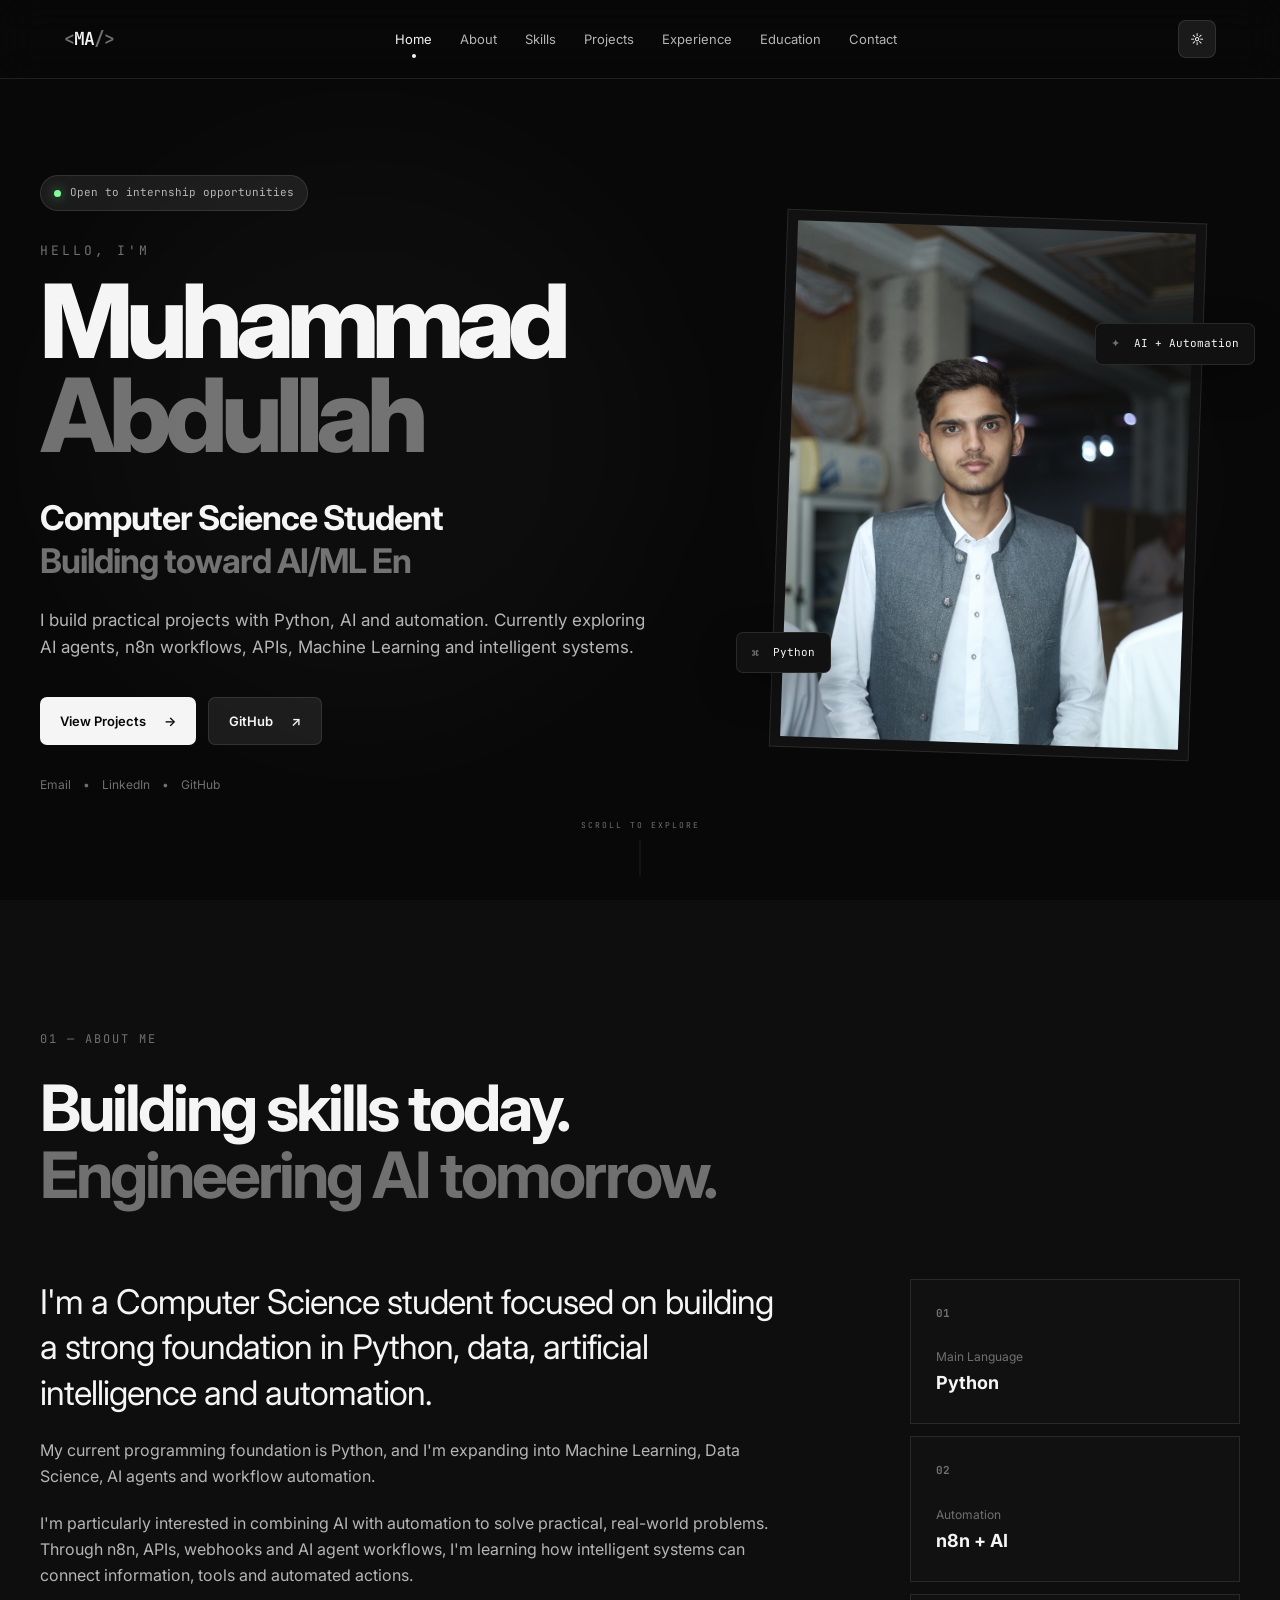
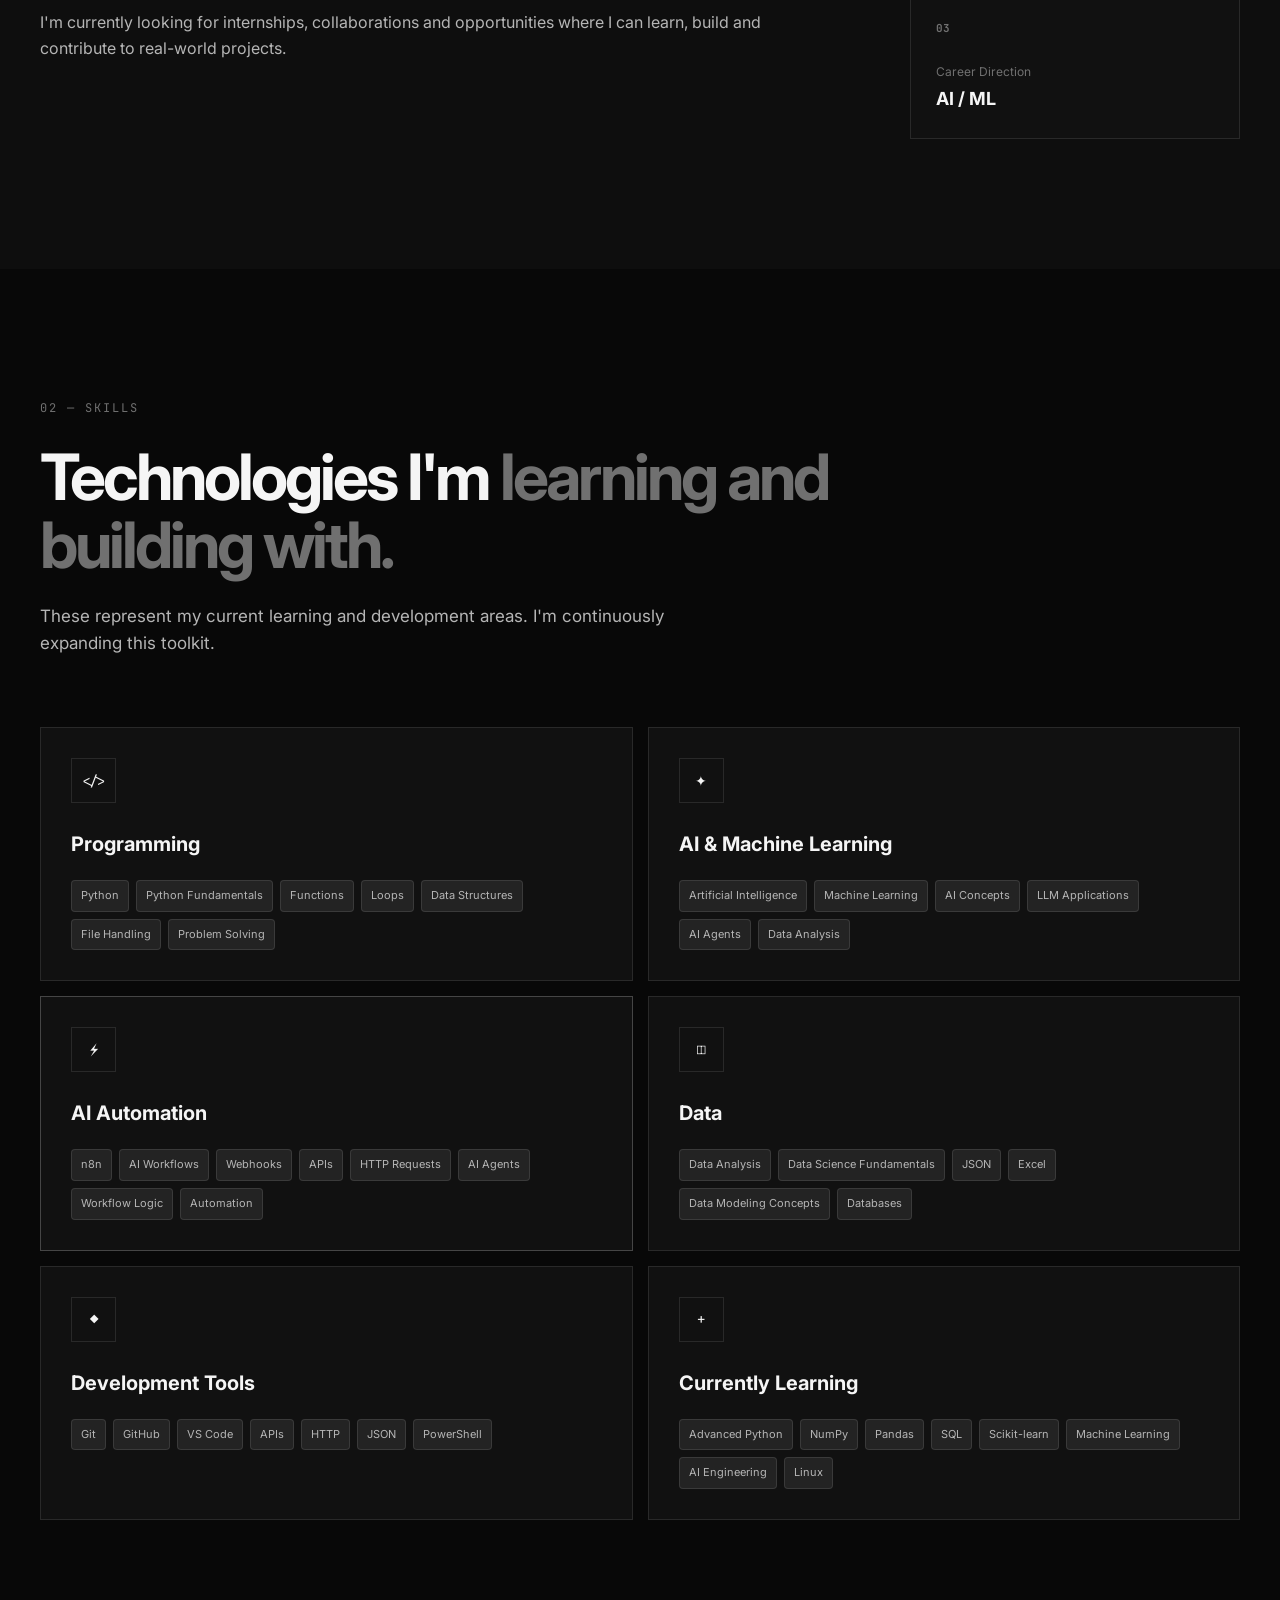
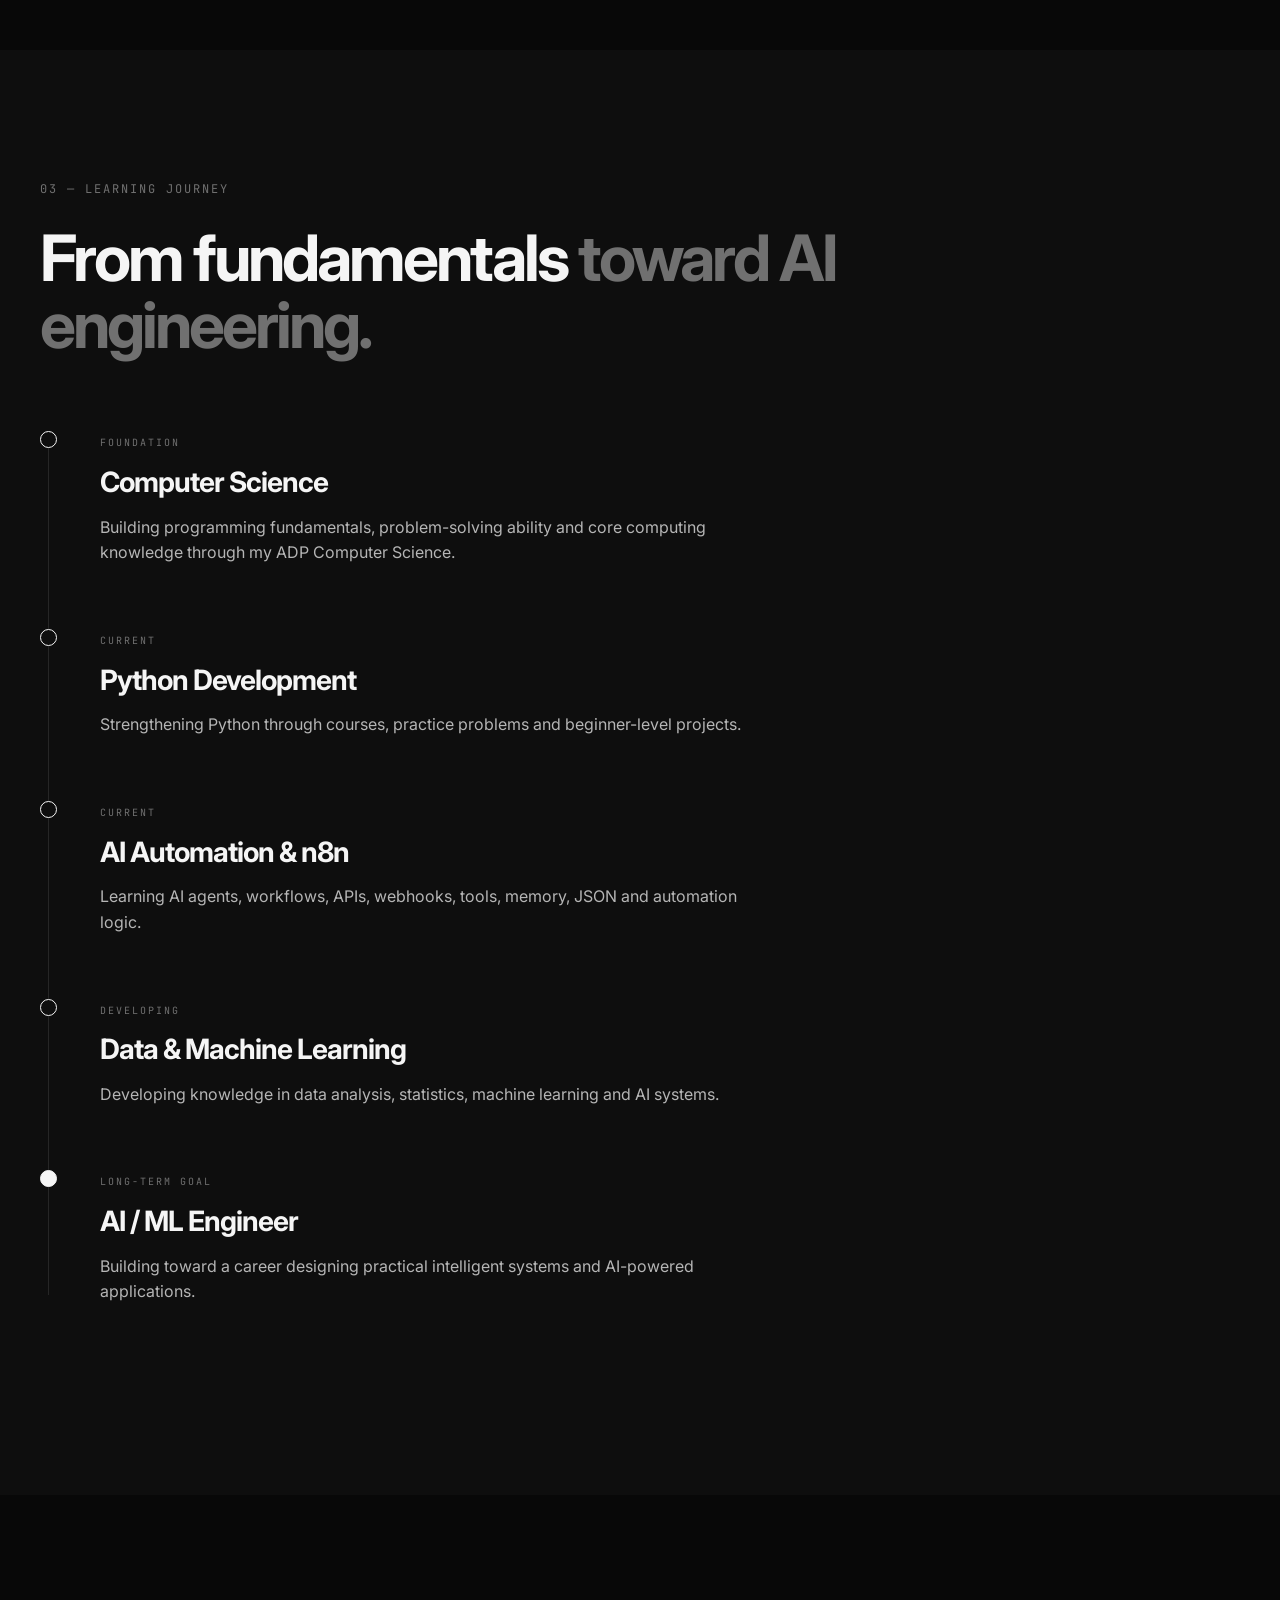
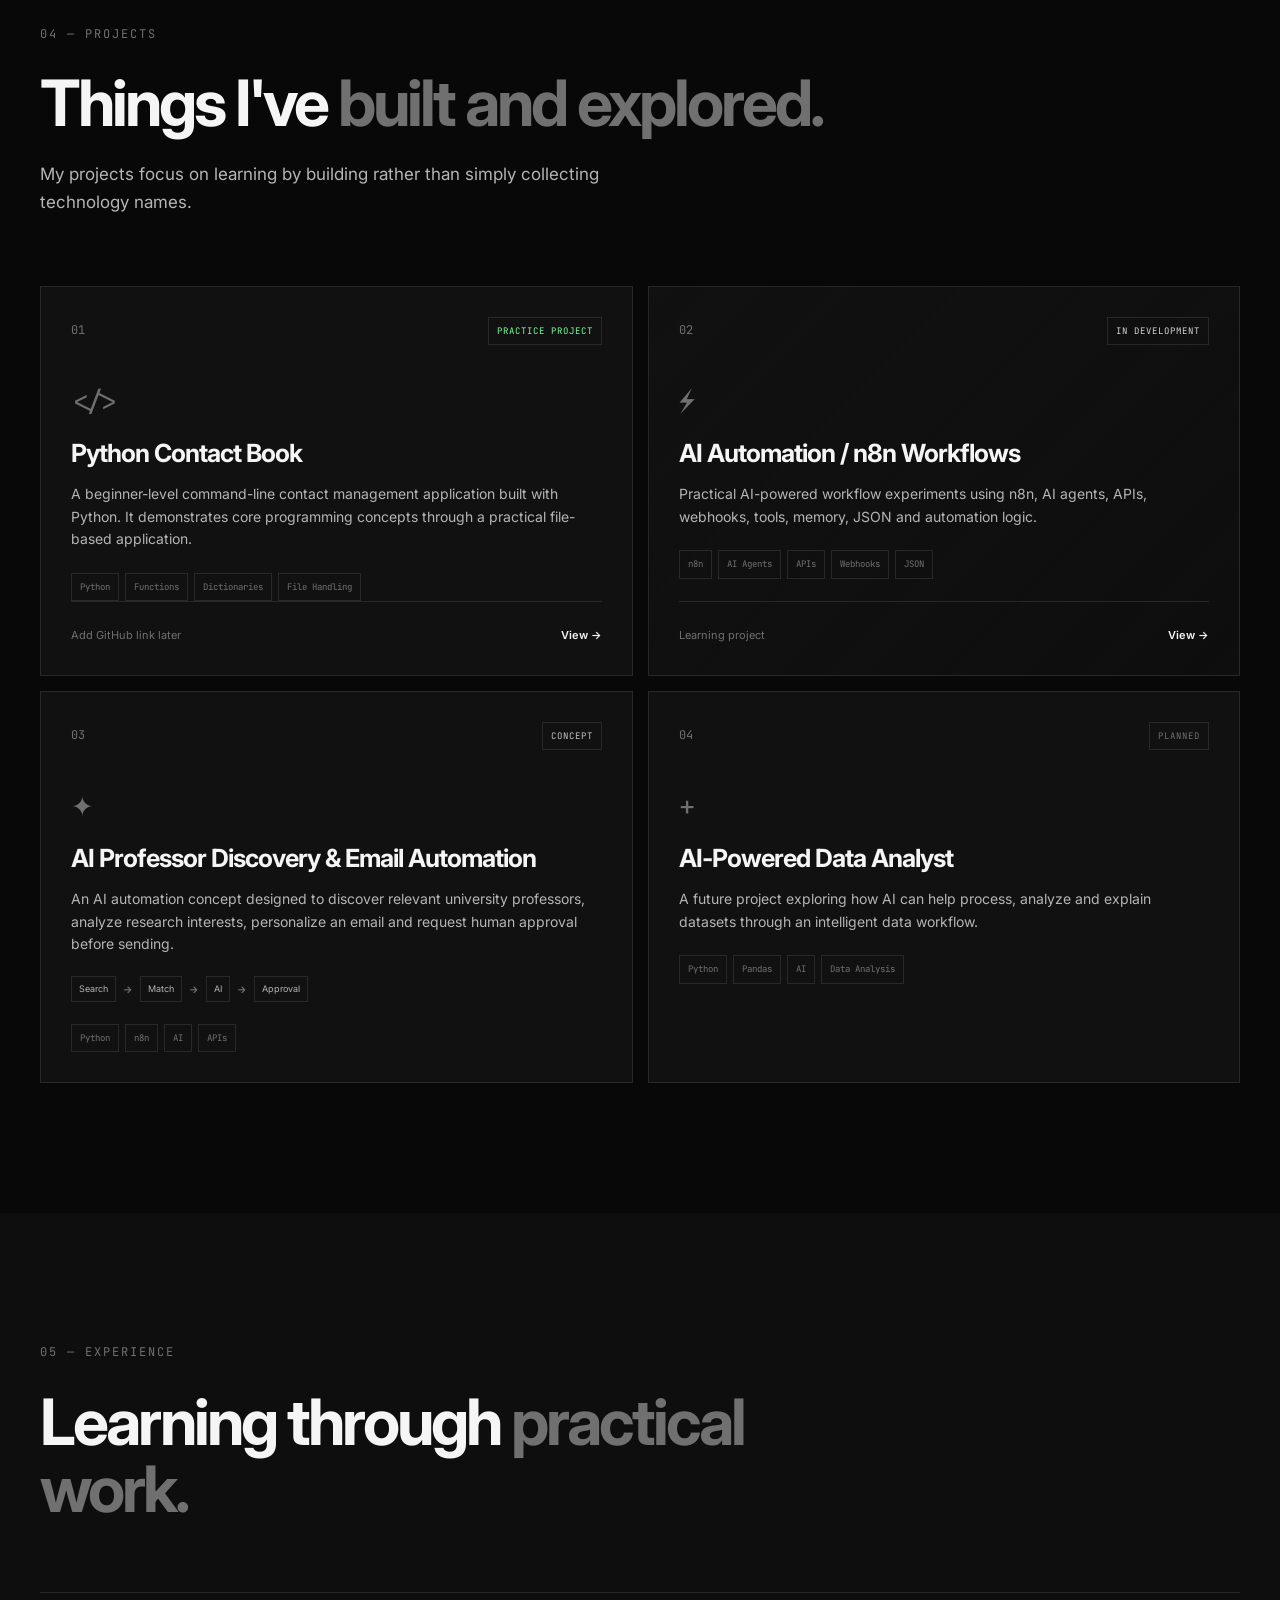
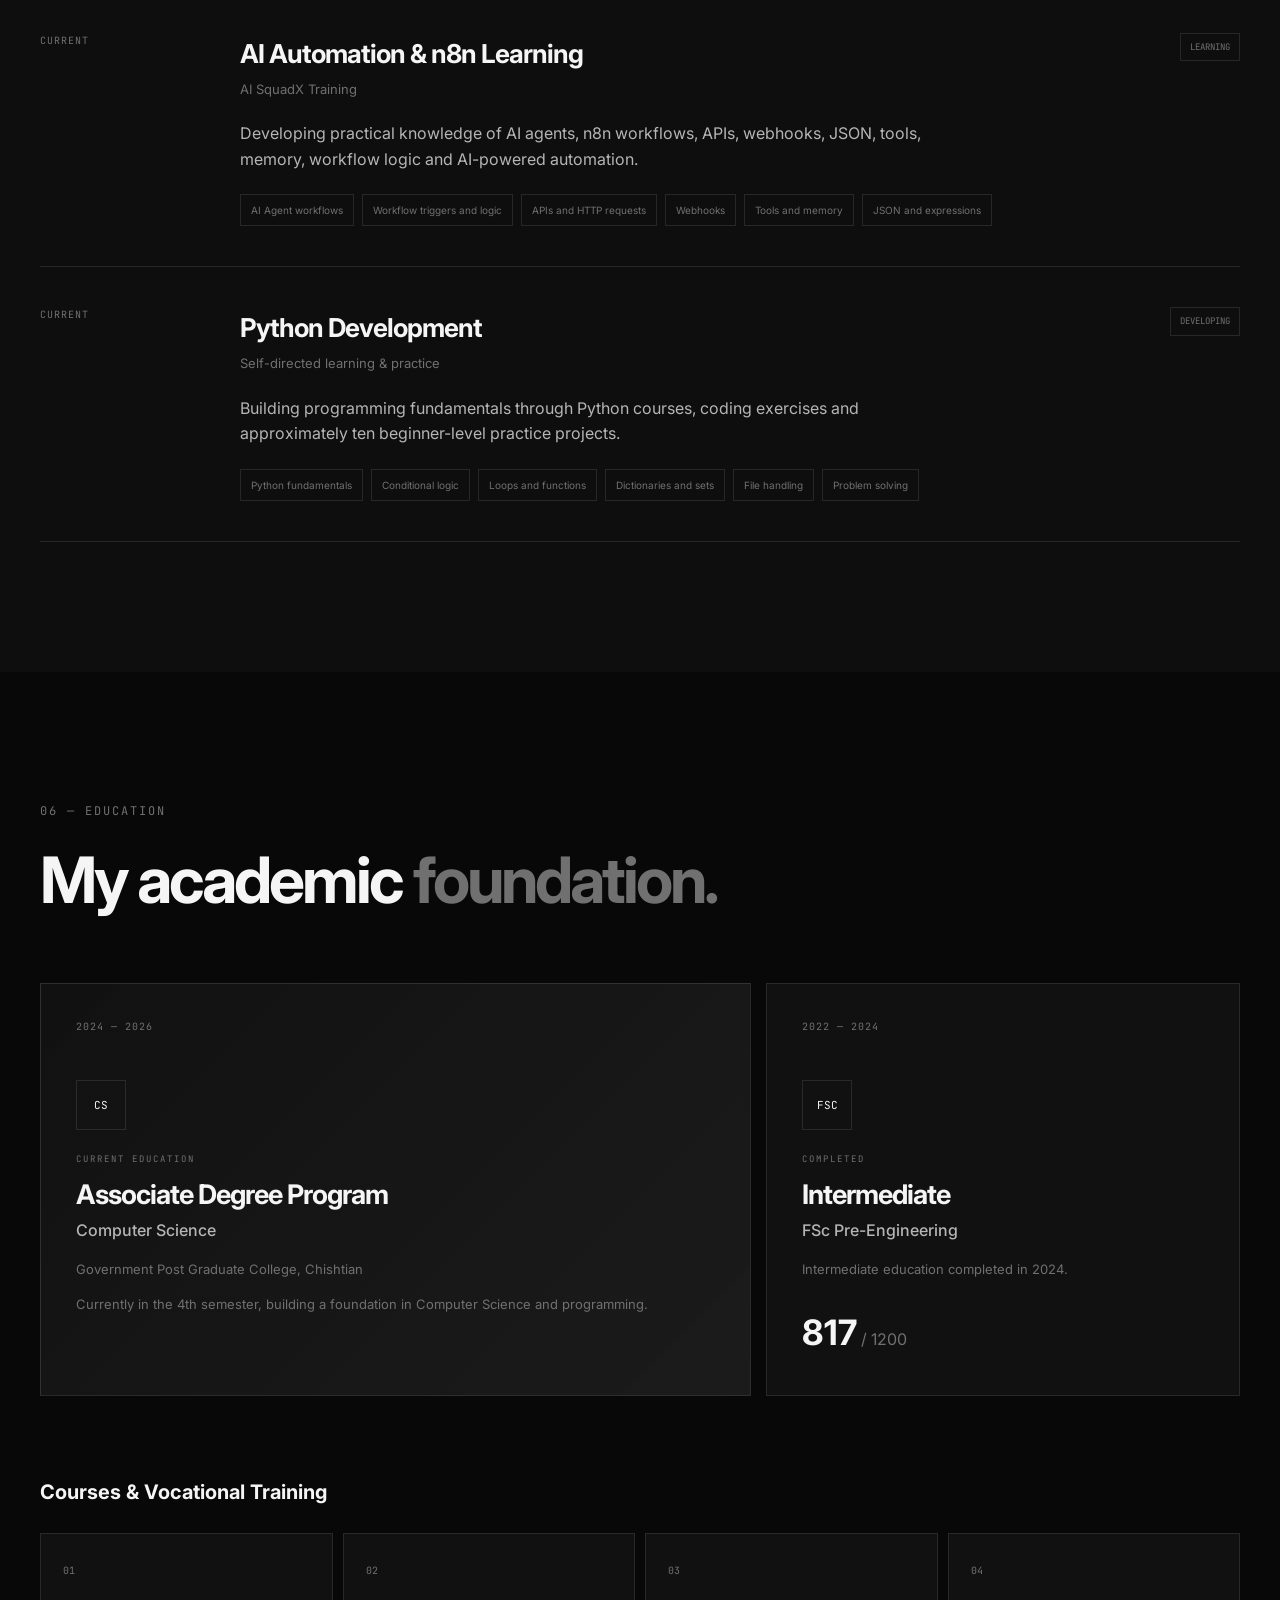
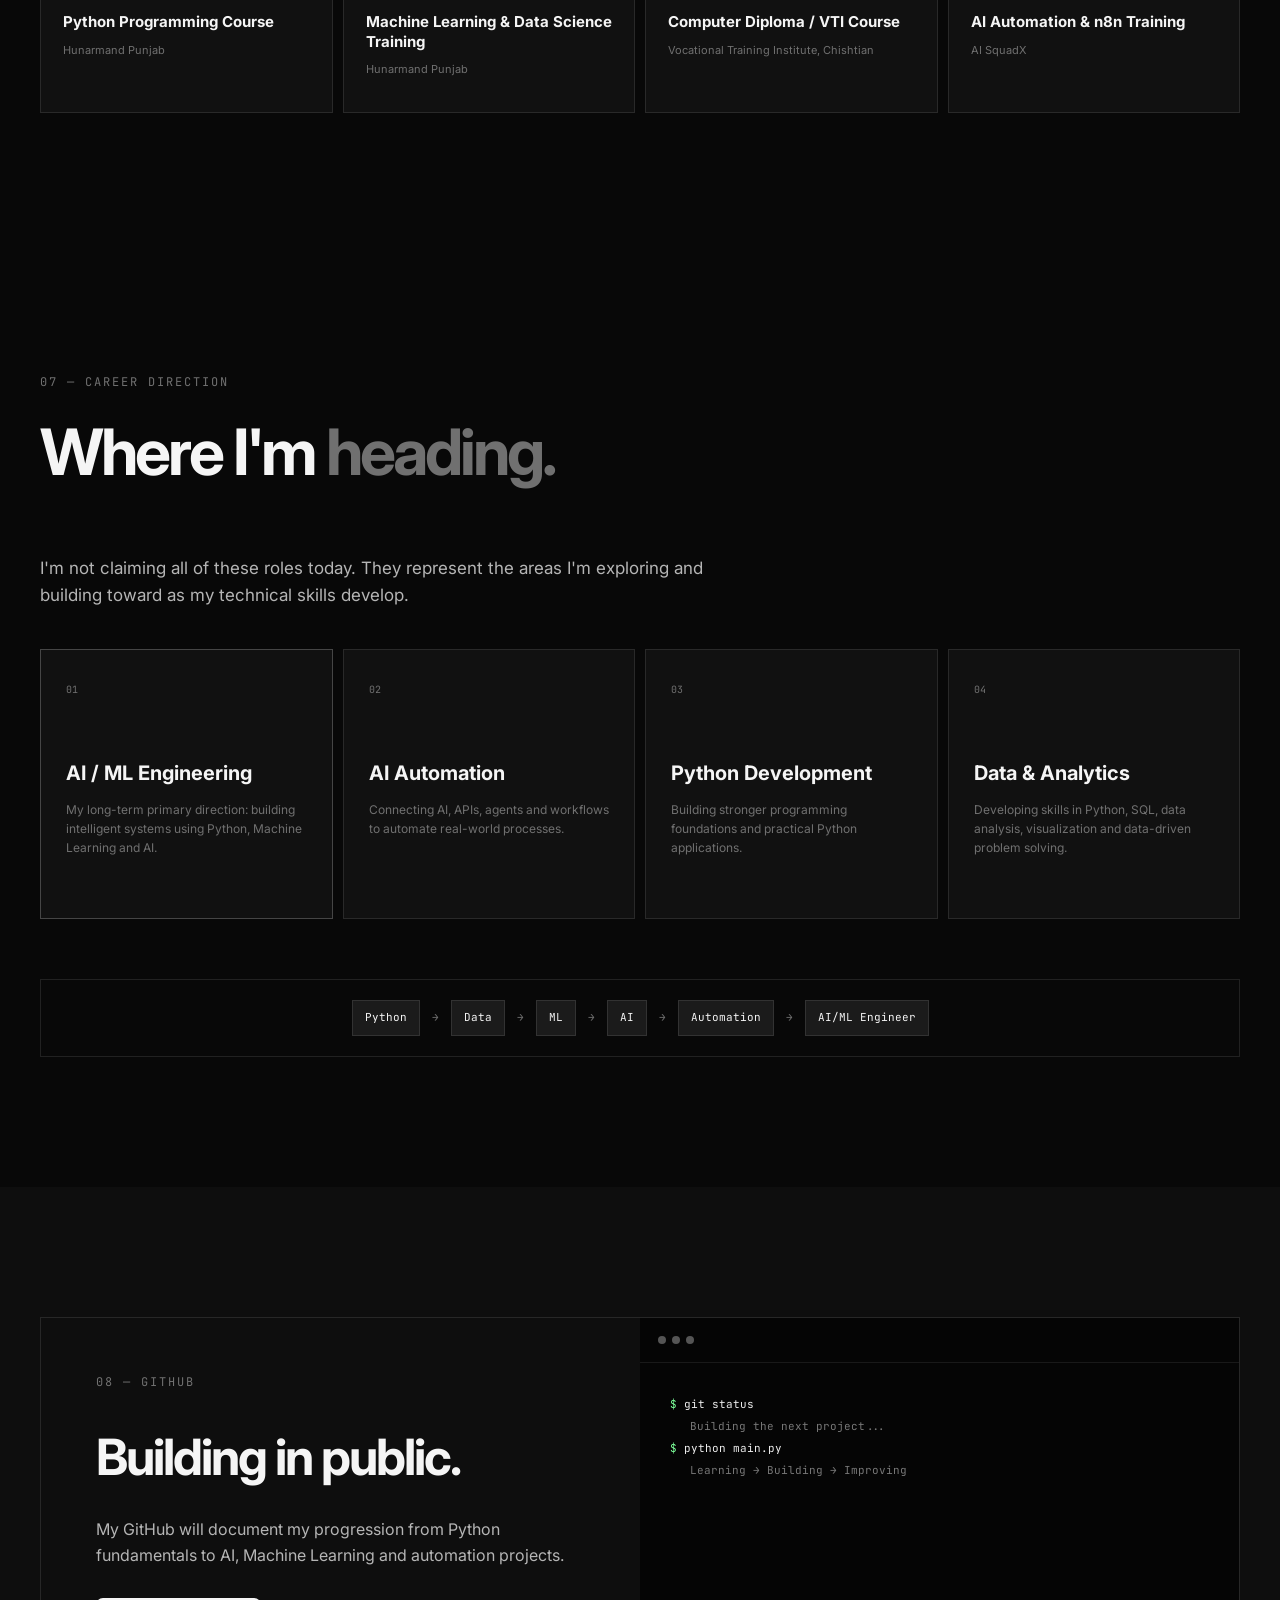
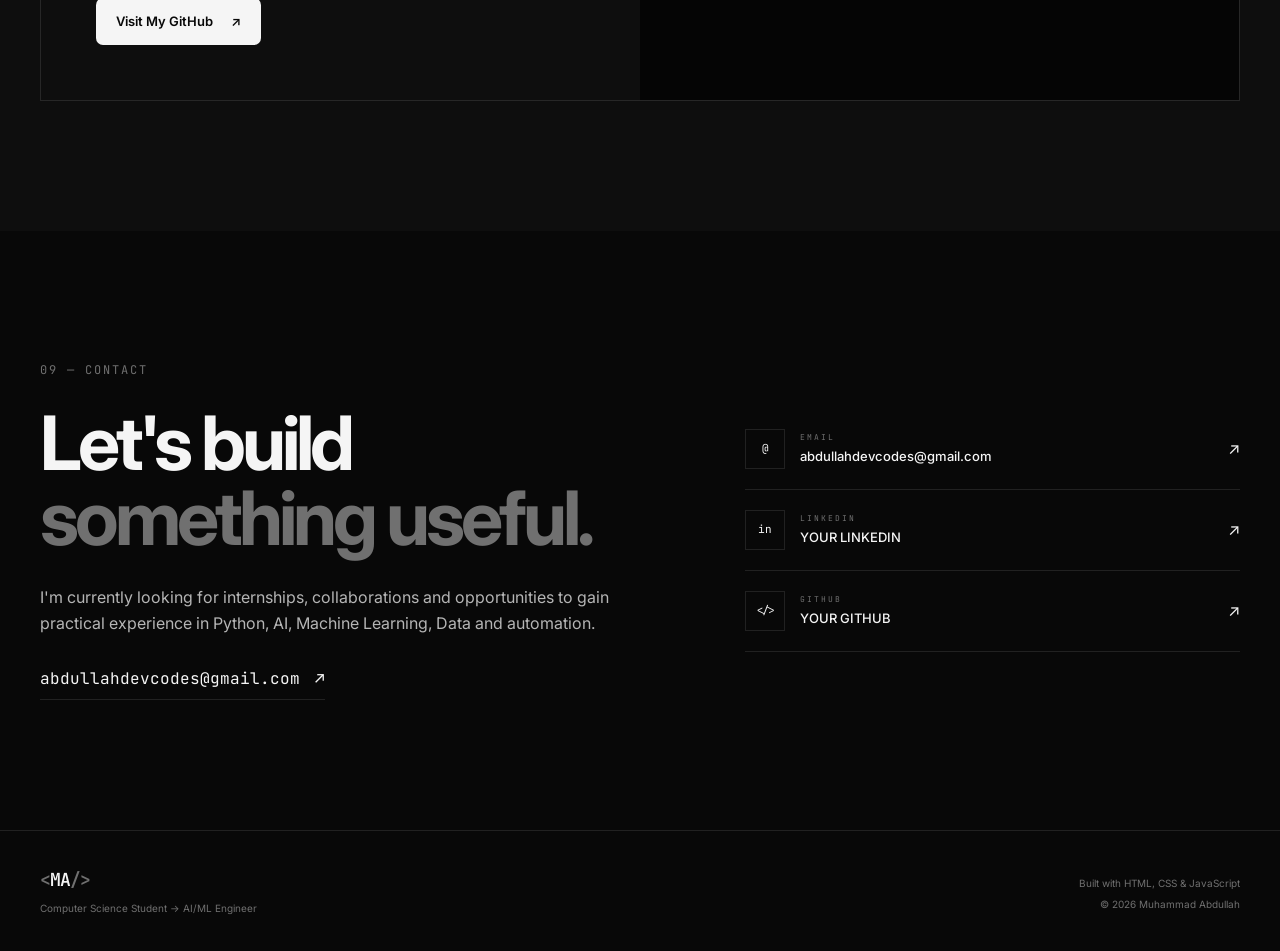
<file: index.html>
<!DOCTYPE html>
<html lang="en">
<head>
    <meta charset="UTF-8">

    <meta name="viewport" content="width=device-width, initial-scale=1.0">

    <meta name="description"
        content="Muhammad Abdullah — Computer Science student building practical skills in Python, AI, Machine Learning and AI Automation.">

    <meta name="keywords"
        content="Muhammad Abdullah, Python Developer, AI Automation, Machine Learning, AI Engineer, n8n, Python, GitHub">

    <meta name="author" content="Muhammad Abdullah">

    <meta name="theme-color" content="#0a0a0a">

    <title>Muhammad Abdullah | Python • AI • Automation</title>

    <link rel="stylesheet" href="style.css">

    <!-- Google Fonts -->
    <link rel="preconnect" href="https://fonts.googleapis.com">
    <link rel="preconnect" href="https://fonts.gstatic.com" crossorigin>
    <link
        href="https://fonts.googleapis.com/css2?family=Inter:wght@400;500;600;700;800&family=JetBrains+Mono:wght@400;500;600&display=swap"
        rel="stylesheet">
</head>

<body>

    <!-- ================= NAVIGATION ================ -->

    <header class="navbar">

        <div class="nav-container">

            <a href="#home" class="logo">
                <span>&lt;</span>MA<span>/&gt;</span>
            </a>

            <nav class="nav-links" id="navLinks">

                <a href="#home" class="nav-link active">Home</a>
                <a href="#about" class="nav-link">About</a>
                <a href="#skills" class="nav-link">Skills</a>
                <a href="#projects" class="nav-link">Projects</a>
                <a href="#experience" class="nav-link">Experience</a>
                <a href="#education" class="nav-link">Education</a>
                <a href="#contact" class="nav-link">Contact</a>

            </nav>

            <div class="nav-actions">

                <button
                    class="theme-button"
                    id="themeButton"
                    aria-label="Toggle theme">
                    ☼
                </button>

                <button
                    class="menu-button"
                    id="menuButton"
                    aria-label="Open navigation menu">
                    ☰
                </button>

            </div>

        </div>

    </header>


    <main>

        <!-- ================= HERO ================= -->

        <section class="hero section" id="home">

            <div class="hero-container">

                <div class="hero-content">

                    <div class="status-badge">
                        <span class="status-dot"></span>
                        Open to internship opportunities
                    </div>

                    <p class="hero-small">
                        HELLO, I'M
                    </p>

                    <h1>
                        Muhammad
                        <span>Abdullah</span>
                    </h1>

                    <h2>
                        Computer Science Student
                        <br>
                        <span class="typing-text" id="typingText">
                            Building toward AI/ML Engineering
                        </span>
                    </h2>

                    <p class="hero-description">
                        I build practical projects with Python, AI and automation.
                        Currently exploring AI agents, n8n workflows, APIs,
                        Machine Learning and intelligent systems.
                    </p>

                    <div class="hero-buttons">

                        <a href="#projects" class="button button-primary">
                            View Projects
                            <span>→</span>
                        </a>

                        <a
                            href="YOUR_GITHUB_URL"
                            target="_blank"
                            rel="noopener noreferrer"
                            class="button button-secondary">
                            GitHub
                            <span>↗</span>
                        </a>

                    </div>

                    <div class="hero-socials">

                        <a
                            href="mailto:abdullahdevcodes@gmail.com"
                            aria-label="Email">
                            Email
                        </a>

                        <span>•</span>

                        <a
                            href="YOUR_LINKEDIN_URL"
                            target="_blank"
                            rel="noopener noreferrer">
                            LinkedIn
                        </a>

                        <span>•</span>

                        <a
                            href="https://github.com/byte-size-hero"
                            target="_blank"
                            rel="noopener noreferrer">
                            GitHub
                        </a>

                    </div>

                </div>


                <!-- PROFILE IMAGE -->

                <div class="hero-image-wrapper">

                    <div class="image-glow"></div>

                    <div class="image-frame">

                        <img
                            src="profile.JPG"
                            alt="Muhammad Abdullah"
                            class="profile-image">

                    </div>

                    <div class="floating-card card-python">
                        <span>⌘</span>
                        Python
                    </div>

                    <div class="floating-card card-ai">
                        <span>✦</span>
                        AI + Automation
                    </div>

                </div>

            </div>


            <div class="scroll-indicator">
                <span>SCROLL TO EXPLORE</span>
                <div class="scroll-line"></div>
            </div>

        </section>


        <!-- ================= ABOUT ================= -->

        <section class="section about-section" id="about">

            <div class="section-container">

                <div class="section-heading">

                    <p class="section-number">01 — ABOUT ME</p>

                    <h2>
                        Building skills today.
                        <span>Engineering AI tomorrow.</span>
                    </h2>

                </div>


                <div class="about-grid">

                    <div class="about-main">

                        <p class="large-text">
                            I'm a Computer Science student focused on building
                            a strong foundation in Python, data, artificial
                            intelligence and automation.
                        </p>

                        <p>
                            My current programming foundation is Python, and
                            I'm expanding into Machine Learning, Data Science,
                            AI agents and workflow automation.
                        </p>

                        <p>
                            I'm particularly interested in combining AI with
                            automation to solve practical, real-world problems.
                            Through n8n, APIs, webhooks and AI agent workflows,
                            I'm learning how intelligent systems can connect
                            information, tools and automated actions.
                        </p>

                        <p>
                            I'm currently looking for internships,
                            collaborations and opportunities where I can learn,
                            build and contribute to real-world projects.
                        </p>

                    </div>


                    <div class="about-stats">

                        <div class="stat-card">

                            <strong>01</strong>

                            <span>
                                Main Language
                            </span>

                            <b>Python</b>

                        </div>

                        <div class="stat-card">

                            <strong>02</strong>

                            <span>
                                Automation
                            </span>

                            <b>n8n + AI</b>

                        </div>

                        <div class="stat-card">

                            <strong>03</strong>

                            <span>
                                Career Direction
                            </span>

                            <b>AI / ML</b>

                        </div>

                    </div>

                </div>

            </div>

        </section>


        <!-- ================= SKILLS ================= -->

        <section class="section skills-section" id="skills">

            <div class="section-container">

                <div class="section-heading">

                    <p class="section-number">02 — SKILLS</p>

                    <h2>
                        Technologies I'm
                        <span>learning and building with.</span>
                    </h2>

                    <p class="section-intro">
                        These represent my current learning and development
                        areas. I'm continuously expanding this toolkit.
                    </p>

                </div>


                <div class="skills-grid">

                    <!-- Programming -->

                    <div class="skill-card">

                        <div class="skill-icon">
                            &lt;/&gt;
                        </div>

                        <h3>Programming</h3>

                        <div class="skill-tags">

                            <span>Python</span>
                            <span>Python Fundamentals</span>
                            <span>Functions</span>
                            <span>Loops</span>
                            <span>Data Structures</span>
                            <span>File Handling</span>
                            <span>Problem Solving</span>

                        </div>

                    </div>


                    <!-- AI / ML -->

                    <div class="skill-card">

                        <div class="skill-icon">
                            ✦
                        </div>

                        <h3>AI & Machine Learning</h3>

                        <div class="skill-tags">

                            <span>Artificial Intelligence</span>
                            <span>Machine Learning</span>
                            <span>AI Concepts</span>
                            <span>LLM Applications</span>
                            <span>AI Agents</span>
                            <span>Data Analysis</span>

                        </div>

                    </div>


                    <!-- Automation -->

                    <div class="skill-card featured-skill">

                        <div class="skill-icon">
                            ⚡
                        </div>

                        <h3>AI Automation</h3>

                        <div class="skill-tags">

                            <span>n8n</span>
                            <span>AI Workflows</span>
                            <span>Webhooks</span>
                            <span>APIs</span>
                            <span>HTTP Requests</span>
                            <span>AI Agents</span>
                            <span>Workflow Logic</span>
                            <span>Automation</span>

                        </div>

                    </div>


                    <!-- Data -->

                    <div class="skill-card">

                        <div class="skill-icon">
                            ◫
                        </div>

                        <h3>Data</h3>

                        <div class="skill-tags">

                            <span>Data Analysis</span>
                            <span>Data Science Fundamentals</span>
                            <span>JSON</span>
                            <span>Excel</span>
                            <span>Data Modeling Concepts</span>
                            <span>Databases</span>

                        </div>

                    </div>


                    <!-- Development -->

                    <div class="skill-card">

                        <div class="skill-icon">
                            ◆
                        </div>

                        <h3>Development Tools</h3>

                        <div class="skill-tags">

                            <span>Git</span>
                            <span>GitHub</span>
                            <span>VS Code</span>
                            <span>APIs</span>
                            <span>HTTP</span>
                            <span>JSON</span>
                            <span>PowerShell</span>

                        </div>

                    </div>


                    <!-- Currently Learning -->

                    <div class="skill-card learning-card">

                        <div class="skill-icon">
                            +
                        </div>

                        <h3>Currently Learning</h3>

                        <div class="skill-tags">

                            <span>Advanced Python</span>
                            <span>NumPy</span>
                            <span>Pandas</span>
                            <span>SQL</span>
                            <span>Scikit-learn</span>
                            <span>Machine Learning</span>
                            <span>AI Engineering</span>
                            <span>Linux</span>

                        </div>

                    </div>

                </div>

            </div>

        </section>


        <!-- ================= LEARNING JOURNEY ================= -->

        <section class="section journey-section" id="journey">

            <div class="section-container">

                <div class="section-heading">

                    <p class="section-number">03 — LEARNING JOURNEY</p>

                    <h2>
                        From fundamentals
                        <span>toward AI engineering.</span>
                    </h2>

                </div>


                <div class="journey">

                    <div class="journey-line"></div>


                    <div class="journey-item">

                        <div class="journey-dot"></div>

                        <div class="journey-content">

                            <span class="journey-label">
                                FOUNDATION
                            </span>

                            <h3>Computer Science</h3>

                            <p>
                                Building programming fundamentals,
                                problem-solving ability and core computing
                                knowledge through my ADP Computer Science.
                            </p>

                        </div>

                    </div>


                    <div class="journey-item">

                        <div class="journey-dot"></div>

                        <div class="journey-content">

                            <span class="journey-label">
                                CURRENT
                            </span>

                            <h3>Python Development</h3>

                            <p>
                                Strengthening Python through courses,
                                practice problems and beginner-level projects.
                            </p>

                        </div>

                    </div>


                    <div class="journey-item">

                        <div class="journey-dot"></div>

                        <div class="journey-content">

                            <span class="journey-label">
                                CURRENT
                            </span>

                            <h3>AI Automation & n8n</h3>

                            <p>
                                Learning AI agents, workflows, APIs, webhooks,
                                tools, memory, JSON and automation logic.
                            </p>

                        </div>

                    </div>


                    <div class="journey-item">

                        <div class="journey-dot"></div>

                        <div class="journey-content">

                            <span class="journey-label">
                                DEVELOPING
                            </span>

                            <h3>Data & Machine Learning</h3>

                            <p>
                                Developing knowledge in data analysis,
                                statistics, machine learning and AI systems.
                            </p>

                        </div>

                    </div>


                    <div class="journey-item future">

                        <div class="journey-dot"></div>

                        <div class="journey-content">

                            <span class="journey-label">
                                LONG-TERM GOAL
                            </span>

                            <h3>AI / ML Engineer</h3>

                            <p>
                                Building toward a career designing practical
                                intelligent systems and AI-powered applications.
                            </p>

                        </div>

                    </div>

                </div>

            </div>

        </section>


        <!-- ================= PROJECTS ================= -->

        <section class="section projects-section" id="projects">

            <div class="section-container">

                <div class="section-heading">

                    <p class="section-number">04 — PROJECTS</p>

                    <h2>
                        Things I've
                        <span>built and explored.</span>
                    </h2>

                    <p class="section-intro">
                        My projects focus on learning by building rather than
                        simply collecting technology names.
                    </p>

                </div>


                <div class="projects-grid">


                    <!-- Python Project -->

                    <article class="project-card">

                        <div class="project-top">

                            <span class="project-number">
                                01
                            </span>

                            <span class="project-status completed">
                                PRACTICE PROJECT
                            </span>

                        </div>

                        <div class="project-icon">
                            &lt;/&gt;
                        </div>

                        <h3>
                            Python Contact Book
                        </h3>

                        <p>
                            A beginner-level command-line contact management
                            application built with Python. It demonstrates
                            core programming concepts through a practical
                            file-based application.
                        </p>

                        <div class="project-tech">

                            <span>Python</span>
                            <span>Functions</span>
                            <span>Dictionaries</span>
                            <span>File Handling</span>

                        </div>

                        <div class="project-footer">

                            <span>
                                Add GitHub link later
                            </span>

                            <a
                                href="PROJECT_LINK"
                                target="_blank"
                                rel="noopener noreferrer">
                                View →
                            </a>

                        </div>

                    </article>


                    <!-- n8n -->

                    <article class="project-card featured-project">

                        <div class="project-top">

                            <span class="project-number">
                                02
                            </span>

                            <span class="project-status developing">
                                IN DEVELOPMENT
                            </span>

                        </div>

                        <div class="project-icon">
                            ⚡
                        </div>

                        <h3>
                            AI Automation / n8n Workflows
                        </h3>

                        <p>
                            Practical AI-powered workflow experiments using
                            n8n, AI agents, APIs, webhooks, tools, memory,
                            JSON and automation logic.
                        </p>

                        <div class="project-tech">

                            <span>n8n</span>
                            <span>AI Agents</span>
                            <span>APIs</span>
                            <span>Webhooks</span>
                            <span>JSON</span>

                        </div>

                        <div class="project-footer">

                            <span>
                                Learning project
                            </span>

                            <a
                                href="PROJECT_LINK"
                                target="_blank"
                                rel="noopener noreferrer">
                                View →
                            </a>

                        </div>

                    </article>


                    <!-- Professor Automation -->

                    <article class="project-card">

                        <div class="project-top">

                            <span class="project-number">
                                03
                            </span>

                            <span class="project-status concept">
                                CONCEPT
                            </span>

                        </div>

                        <div class="project-icon">
                            ✦
                        </div>

                        <h3>
                            AI Professor Discovery & Email Automation
                        </h3>

                        <p>
                            An AI automation concept designed to discover
                            relevant university professors, analyze research
                            interests, personalize an email and request
                            human approval before sending.
                        </p>

                        <div class="workflow">

                            <span>Search</span>
                            <b>→</b>
                            <span>Match</span>
                            <b>→</b>
                            <span>AI</span>
                            <b>→</b>
                            <span>Approval</span>

                        </div>

                        <div class="project-tech">

                            <span>Python</span>
                            <span>n8n</span>
                            <span>AI</span>
                            <span>APIs</span>

                        </div>

                    </article>


                    <!-- Future -->

                    <article class="project-card future-project">

                        <div class="project-top">

                            <span class="project-number">
                                04
                            </span>

                            <span class="project-status planned">
                                PLANNED
                            </span>

                        </div>

                        <div class="project-icon">
                            +
                        </div>

                        <h3>
                            AI-Powered Data Analyst
                        </h3>

                        <p>
                            A future project exploring how AI can help process,
                            analyze and explain datasets through an intelligent
                            data workflow.
                        </p>

                        <div class="project-tech">

                            <span>Python</span>
                            <span>Pandas</span>
                            <span>AI</span>
                            <span>Data Analysis</span>

                        </div>

                    </article>


                </div>

            </div>

        </section>


        <!-- ================= EXPERIENCE ================= -->

        <section class="section experience-section" id="experience">

            <div class="section-container">

                <div class="section-heading">

                    <p class="section-number">05 — EXPERIENCE</p>

                    <h2>
                        Learning through
                        <span>practical work.</span>
                    </h2>

                </div>


                <div class="experience-card">

                    <div class="experience-date">
                        CURRENT
                    </div>

                    <div class="experience-content">

                        <div class="experience-title">

                            <div>

                                <h3>
                                    AI Automation & n8n Learning
                                </h3>

                                <p>
                                    AI SquadX Training
                                </p>

                            </div>

                            <span class="experience-badge">
                                LEARNING
                            </span>

                        </div>

                        <p>
                            Developing practical knowledge of AI agents,
                            n8n workflows, APIs, webhooks, JSON, tools,
                            memory, workflow logic and AI-powered automation.
                        </p>

                        <ul>

                            <li>AI Agent workflows</li>
                            <li>Workflow triggers and logic</li>
                            <li>APIs and HTTP requests</li>
                            <li>Webhooks</li>
                            <li>Tools and memory</li>
                            <li>JSON and expressions</li>

                        </ul>

                    </div>

                </div>


                <div class="experience-card">

                    <div class="experience-date">
                        CURRENT
                    </div>

                    <div class="experience-content">

                        <div class="experience-title">

                            <div>

                                <h3>
                                    Python Development
                                </h3>

                                <p>
                                    Self-directed learning & practice
                                </p>

                            </div>

                            <span class="experience-badge">
                                DEVELOPING
                            </span>

                        </div>

                        <p>
                            Building programming fundamentals through Python
                            courses, coding exercises and approximately ten
                            beginner-level practice projects.
                        </p>

                        <ul>

                            <li>Python fundamentals</li>
                            <li>Conditional logic</li>
                            <li>Loops and functions</li>
                            <li>Dictionaries and sets</li>
                            <li>File handling</li>
                            <li>Problem solving</li>

                        </ul>

                    </div>

                </div>


            </div>

        </section>


        <!-- ================= EDUCATION ================= -->

        <section class="section education-section" id="education">

            <div class="section-container">

                <div class="section-heading">

                    <p class="section-number">06 — EDUCATION</p>

                    <h2>
                        My academic
                        <span>foundation.</span>
                    </h2>

                </div>


                <div class="education-grid">


                    <div class="education-card main-education">

                        <div class="education-year">
                            2024 — 2026
                        </div>

                        <div class="education-icon">
                            CS
                        </div>

                        <span class="education-label">
                            CURRENT EDUCATION
                        </span>

                        <h3>
                            Associate Degree Program
                        </h3>

                        <h4>
                            Computer Science
                        </h4>

                        <p>
                            Government Post Graduate College, Chishtian
                        </p>

                        <p class="education-detail">
                            Currently in the 4th semester, building a
                            foundation in Computer Science and programming.
                        </p>

                    </div>


                    <div class="education-card">

                        <div class="education-year">
                            2022 — 2024
                        </div>

                        <div class="education-icon">
                            FSC
                        </div>

                        <span class="education-label">
                            COMPLETED
                        </span>

                        <h3>
                            Intermediate
                        </h3>

                        <h4>
                            FSc Pre-Engineering
                        </h4>

                        <p>
                            Intermediate education completed in 2024.
                        </p>

                        <div class="marks">
                            <strong>817</strong>
                            <span>/ 1200</span>
                        </div>

                    </div>


                </div>


                <!-- Training -->

                <div class="training-section">

                    <h3 class="subsection-title">
                        Courses & Vocational Training
                    </h3>


                    <div class="training-grid">

                        <div class="training-card">

                            <span class="training-number">
                                01
                            </span>

                            <h4>
                                Python Programming Course
                            </h4>

                            <p>
                                Hunarmand Punjab
                            </p>

                        </div>


                        <div class="training-card">

                            <span class="training-number">
                                02
                            </span>

                            <h4>
                                Machine Learning & Data Science Training
                            </h4>

                            <p>
                                Hunarmand Punjab
                            </p>

                        </div>


                        <div class="training-card">

                            <span class="training-number">
                                03
                            </span>

                            <h4>
                                Computer Diploma / VTI Course
                            </h4>

                            <p>
                                Vocational Training Institute, Chishtian
                            </p>

                        </div>


                        <div class="training-card">

                            <span class="training-number">
                                04
                            </span>

                            <h4>
                                AI Automation & n8n Training
                            </h4>

                            <p>
                                AI SquadX
                            </p>

                        </div>

                    </div>

                </div>

            </div>

        </section>


        <!-- ================= CAREER DIRECTION ================= -->

        <section class="section career-section">

            <div class="section-container">

                <div class="section-heading">

                    <p class="section-number">07 — CAREER DIRECTION</p>

                    <h2>
                        Where I'm
                        <span>heading.</span>
                    </h2>

                </div>


                <div class="career-intro">

                    <p>
                        I'm not claiming all of these roles today. They
                        represent the areas I'm exploring and building toward
                        as my technical skills develop.
                    </p>

                </div>


                <div class="career-grid">

                    <div class="career-card primary-career">

                        <span>01</span>

                        <h3>
                            AI / ML Engineering
                        </h3>

                        <p>
                            My long-term primary direction: building intelligent
                            systems using Python, Machine Learning and AI.
                        </p>

                    </div>


                    <div class="career-card">

                        <span>02</span>

                        <h3>
                            AI Automation
                        </h3>

                        <p>
                            Connecting AI, APIs, agents and workflows to
                            automate real-world processes.
                        </p>

                    </div>


                    <div class="career-card">

                        <span>03</span>

                        <h3>
                            Python Development
                        </h3>

                        <p>
                            Building stronger programming foundations and
                            practical Python applications.
                        </p>

                    </div>


                    <div class="career-card">

                        <span>04</span>

                        <h3>
                            Data & Analytics
                        </h3>

                        <p>
                            Developing skills in Python, SQL, data analysis,
                            visualization and data-driven problem solving.
                        </p>

                    </div>

                </div>


                <div class="career-path">

                    <div>Python</div>
                    <span>→</span>
                    <div>Data</div>
                    <span>→</span>
                    <div>ML</div>
                    <span>→</span>
                    <div>AI</div>
                    <span>→</span>
                    <div>Automation</div>
                    <span>→</span>
                    <div>AI/ML Engineer</div>

                </div>

            </div>

        </section>


        <!-- ================= GITHUB ================= -->

        <section class="section github-section" id="github">

            <div class="section-container">

                <div class="github-card">

                    <div class="github-content">

                        <p class="section-number">
                            08 — GITHUB
                        </p>

                        <h2>
                            Building in public.
                        </h2>

                        <p>
                            My GitHub will document my progression from Python
                            fundamentals to AI, Machine Learning and automation
                            projects.
                        </p>

                        <a
                            href="https://github.com/byte-size-hero"
                            target="_blank"
                            rel="noopener noreferrer"
                            class="button button-primary">
                            Visit My GitHub
                            <span>↗</span>
                        </a>

                    </div>


                    <div class="github-terminal">

                        <div class="terminal-header">

                            <span></span>
                            <span></span>
                            <span></span>

                        </div>

                        <div class="terminal-body">

                            <p>
                                <span class="terminal-green">
                                    $
                                </span>
                                git status
                            </p>

                            <p class="terminal-output">
                                Building the next project...
                            </p>

                            <p>
                                <span class="terminal-green">
                                    $
                                </span>
                                python main.py
                            </p>

                            <p class="terminal-output">
                                Learning → Building → Improving
                            </p>

                        </div>

                    </div>

                </div>

            </div>

        </section>


        <!-- ================= CONTACT ================= -->

        <section class="section contact-section" id="contact">

            <div class="section-container">

                <div class="contact-wrapper">

                    <div class="contact-content">

                        <p class="section-number">
                            09 — CONTACT
                        </p>

                        <h2>
                            Let's build
                            <span>something useful.</span>
                        </h2>

                        <p>
                            I'm currently looking for internships,
                            collaborations and opportunities to gain practical
                            experience in Python, AI, Machine Learning,
                            Data and automation.
                        </p>

                        <a
                            href="mailto:abdullahdevcodes@gmail.com"
                            class="email-link">
                            abdullahdevcodes@gmail.com
                            <span>↗</span>
                        </a>

                    </div>


                    <div class="contact-links">

                        <a
                            href="mailto:abdullahdevcodes@gmail.com"
                            class="contact-link">

                            <span class="contact-icon">
                                @
                            </span>

                            <div>

                                <small>
                                    EMAIL
                                </small>

                                <strong>
                                    abdullahdevcodes@gmail.com
                                </strong>

                            </div>

                            <span>↗</span>

                        </a>


                        <a
                            href="https://www.linkedin.com/in/muhammad-abdullah-02a4b4375/"
                            target="_blank"
                            rel="noopener noreferrer"
                            class="contact-link">

                            <span class="contact-icon">
                                in
                            </span>

                            <div>

                                <small>
                                    LINKEDIN
                                </small>

                                <strong>
                                    YOUR LINKEDIN
                                </strong>

                            </div>

                            <span>↗</span>

                        </a>


                        <a
                            href="https://github.com/byte-size-hero"
                            target="_blank"
                            rel="noopener noreferrer"
                            class="contact-link">

                            <span class="contact-icon">
                                &lt;/&gt;
                            </span>

                            <div>

                                <small>
                                    GITHUB
                                </small>

                                <strong>
                                    YOUR GITHUB
                                </strong>

                            </div>

                            <span>↗</span>

                        </a>

                    </div>

                </div>

            </div>

        </section>

    </main>


    <!-- ================= FOOTER ================= -->

    <footer class="footer">

        <div class="footer-container">

            <div>

                <a href="#home" class="logo">
                    <span>&lt;</span>MA<span>/&gt;</span>
                </a>

                <p>
                    Computer Science Student → AI/ML Engineer
                </p>

            </div>


            <div class="footer-right">

                <p>
                    Built with HTML, CSS & JavaScript
                </p>

                <p>
                    © <span id="currentYear"></span>
                    Muhammad Abdullah
                </p>

            </div>

        </div>

    </footer>


    <script src="script.js"></script>

</body>
</html>
</file>
<file: style.css>
/* =========================================================
   MUHAMMAD ABDULLAH — PORTFOLIO
   ========================================================= */


/* ================= VARIABLES ================= */

:root {

    --bg: #080808;
    --bg-soft: #0e0e0e;
    --bg-card: #111111;

    --text: #f5f5f5;
    --text-soft: #b5b5b5;
    --text-muted: #707070;

    --border: rgba(255, 255, 255, 0.10);
    --border-hover: rgba(255, 255, 255, 0.22);

    --accent: #ffffff;
    --accent-soft: rgba(255, 255, 255, 0.08);

    --green: #7dff9a;

    --max-width: 1200px;

    --transition: 0.3s ease;

}


/* ================= LIGHT MODE ================= */

body.light-mode {

    --bg: #f7f7f7;
    --bg-soft: #eeeeee;
    --bg-card: #ffffff;

    --text: #111111;
    --text-soft: #555555;
    --text-muted: #777777;

    --border: rgba(0, 0, 0, 0.10);
    --border-hover: rgba(0, 0, 0, 0.22);

    --accent: #111111;
    --accent-soft: rgba(0, 0, 0, 0.06);

}


/* ================= RESET ================= */

* {
    margin: 0;
    padding: 0;
    box-sizing: border-box;
}


html {
    scroll-behavior: smooth;
}


body {

    font-family: "Inter", sans-serif;

    background: var(--bg);
    color: var(--text);

    line-height: 1.6;

    overflow-x: hidden;

    transition:
        background 0.3s ease,
        color 0.3s ease;

}


a {
    color: inherit;
    text-decoration: none;
}


button {
    font-family: inherit;
}


img {
    max-width: 100%;
    display: block;
}


::selection {
    background: var(--text);
    color: var(--bg);
}


/* ================= GLOBAL ================= */

.section {
    padding: 130px 24px;
}


.section-container {
    width: 100%;
    max-width: var(--max-width);
    margin: 0 auto;
}


.section-number {

    font-family: "JetBrains Mono", monospace;

    font-size: 12px;
    letter-spacing: 2px;

    color: var(--text-muted);

    margin-bottom: 25px;

}


.section-heading {
    max-width: 850px;
    margin-bottom: 70px;
}


.section-heading h2 {

    font-size: clamp(38px, 5vw, 68px);

    line-height: 1.05;

    letter-spacing: -3px;

    font-weight: 700;

}


.section-heading h2 span {
    color: var(--text-muted);
}


.section-intro {

    margin-top: 25px;

    max-width: 650px;

    color: var(--text-soft);

    font-size: 17px;

}


/* ================= NAVBAR ================= */

.navbar {

    position: fixed;

    top: 0;
    left: 0;

    width: 100%;

    z-index: 1000;

    background: rgba(8, 8, 8, 0.75);

    backdrop-filter: blur(20px);

    border-bottom: 1px solid var(--border);

}


body.light-mode .navbar {
    background: rgba(247, 247, 247, 0.80);
}


.nav-container {

    max-width: var(--max-width);

    height: 78px;

    margin: auto;

    padding: 0 24px;

    display: flex;

    align-items: center;

    justify-content: space-between;

}


.logo {

    font-family: "JetBrains Mono", monospace;

    font-size: 18px;

    font-weight: 600;

    letter-spacing: -1px;

}


.logo span {
    color: var(--text-muted);
}


.nav-links {

    display: flex;

    gap: 28px;

}


.nav-link {

    position: relative;

    color: var(--text-soft);

    font-size: 13px;

    transition: var(--transition);

}


.nav-link:hover,
.nav-link.active {
    color: var(--text);
}


.nav-link.active::after {

    content: "";

    position: absolute;

    width: 4px;
    height: 4px;

    border-radius: 50%;

    background: var(--text);

    bottom: -9px;

    left: 50%;

    transform: translateX(-50%);

}


.nav-actions {

    display: flex;

    align-items: center;

    gap: 10px;

}


.theme-button,
.menu-button {

    width: 38px;
    height: 38px;

    border: 1px solid var(--border);

    background: var(--accent-soft);

    color: var(--text);

    border-radius: 8px;

    cursor: pointer;

    transition: var(--transition);

}


.theme-button:hover,
.menu-button:hover {

    border-color: var(--border-hover);

    transform: translateY(-2px);

}


.menu-button {
    display: none;
}


/* ================= HERO ================= */

.hero {

    min-height: 100vh;

    padding-top: 150px;
    padding-bottom: 80px;

    display: flex;

    align-items: center;

    position: relative;

    overflow: hidden;

}


.hero::before {

    content: "";

    position: absolute;

    width: 600px;
    height: 600px;

    border-radius: 50%;

    background: rgba(255, 255, 255, 0.025);

    filter: blur(80px);

    top: 15%;
    left: 5%;

    pointer-events: none;

}


.hero-container {

    width: 100%;
    max-width: var(--max-width);

    margin: auto;

    display: grid;

    grid-template-columns: 1.1fr 0.9fr;

    gap: 80px;

    align-items: center;

}


.status-badge {

    display: inline-flex;

    align-items: center;

    gap: 9px;

    border: 1px solid var(--border);

    background: var(--accent-soft);

    padding: 8px 13px;

    border-radius: 100px;

    font-size: 11px;

    font-family: "JetBrains Mono", monospace;

    color: var(--text-soft);

    margin-bottom: 30px;

}


.status-dot {

    width: 7px;
    height: 7px;

    border-radius: 50%;

    background: var(--green);

    box-shadow: 0 0 12px rgba(125, 255, 154, 0.6);

}


.hero-small {

    font-family: "JetBrains Mono", monospace;

    font-size: 13px;

    letter-spacing: 3px;

    color: var(--text-muted);

    margin-bottom: 12px;

}


.hero h1 {

    font-size: clamp(60px, 8vw, 112px);

    line-height: 0.92;

    letter-spacing: -7px;

    font-weight: 800;

}


.hero h1 span {

    display: block;

    color: var(--text-muted);

}


.hero h2 {

    margin-top: 35px;

    font-size: clamp(22px, 3vw, 34px);

    line-height: 1.25;

    letter-spacing: -1px;

}


.typing-text {
    color: var(--text-muted);
}


.hero-description {

    max-width: 650px;

    margin-top: 25px;

    color: var(--text-soft);

    font-size: 17px;

}


.hero-buttons {

    display: flex;

    flex-wrap: wrap;

    gap: 12px;

    margin-top: 35px;

}


.button {

    display: inline-flex;

    align-items: center;

    justify-content: center;

    gap: 18px;

    padding: 13px 20px;

    border-radius: 7px;

    font-size: 13px;

    font-weight: 600;

    transition: var(--transition);

}


.button-primary {

    background: var(--text);

    color: var(--bg);

}


.button-primary:hover {

    transform: translateY(-3px);

    box-shadow: 0 10px 30px rgba(255,255,255,0.10);

}


.button-secondary {

    border: 1px solid var(--border);

    background: var(--accent-soft);

}


.button-secondary:hover {

    border-color: var(--border-hover);

    transform: translateY(-3px);

}


.hero-socials {

    display: flex;

    gap: 12px;

    align-items: center;

    margin-top: 30px;

    color: var(--text-muted);

    font-size: 12px;

}


.hero-socials a:hover {
    color: var(--text);
}


/* ================= HERO IMAGE ================= */

.hero-image-wrapper {

    position: relative;

    display: flex;

    justify-content: center;

    align-items: center;

}


.image-glow {

    position: absolute;

    width: 330px;
    height: 330px;

    border-radius: 50%;

    background: rgba(255, 255, 255, 0.05);

    filter: blur(70px);

}


.image-frame {

    position: relative;

    width: min(420px, 100%);

    aspect-ratio: 0.78;

    border: 1px solid var(--border);

    background: var(--bg-card);

    padding: 10px;

    transform: rotate(2deg);

}


.profile-image {

    width: 100%;
    height: 100%;

    object-fit: cover;

    object-position: center top;

    filter: grayscale(15%);

}


.floating-card {

    position: absolute;

    background: var(--bg-card);

    border: 1px solid var(--border);

    padding: 11px 15px;

    border-radius: 7px;

    font-family: "JetBrains Mono", monospace;

    font-size: 11px;

    box-shadow: 0 15px 40px rgba(0,0,0,0.25);

}


.floating-card span {

    margin-right: 7px;

    color: var(--text-muted);

}


.card-python {

    left: 0;

    bottom: 15%;

}


.card-ai {

    right: -15px;

    top: 20%;

}


/* ================= SCROLL ================= */

.scroll-indicator {

    position: absolute;

    bottom: 25px;

    left: 50%;

    transform: translateX(-50%);

    display: flex;

    flex-direction: column;

    align-items: center;

    gap: 8px;

    color: var(--text-muted);

    font-family: "JetBrains Mono", monospace;

    font-size: 8px;

    letter-spacing: 2px;

}


.scroll-line {

    width: 1px;
    height: 35px;

    background: var(--border);

}


/* ================= ABOUT ================= */

.about-section {

    background: var(--bg-soft);

}


.about-grid {

    display: grid;

    grid-template-columns: 1.4fr 0.6fr;

    gap: 100px;

}


.about-main {

    max-width: 750px;

}


.about-main p {

    color: var(--text-soft);

    font-size: 16px;

    margin-bottom: 22px;

}


.about-main .large-text {

    color: var(--text);

    font-size: clamp(23px, 3vw, 34px);

    line-height: 1.35;

    letter-spacing: -1px;

}


.about-stats {

    display: flex;

    flex-direction: column;

    gap: 12px;

}


.stat-card {

    padding: 25px;

    border: 1px solid var(--border);

    background: var(--bg-card);

}


.stat-card strong {

    display: block;

    font-family: "JetBrains Mono", monospace;

    color: var(--text-muted);

    font-size: 11px;

    margin-bottom: 25px;

}


.stat-card span {

    display: block;

    color: var(--text-muted);

    font-size: 12px;

}


.stat-card b {

    display: block;

    margin-top: 3px;

    font-size: 18px;

}


/* ================= SKILLS ================= */

.skills-grid {

    display: grid;

    grid-template-columns: repeat(2, 1fr);

    gap: 15px;

}


.skill-card {

    padding: 30px;

    border: 1px solid var(--border);

    background: var(--bg-card);

    transition: var(--transition);

}


.skill-card:hover {

    border-color: var(--border-hover);

    transform: translateY(-4px);

}


.featured-skill {

    border-color: rgba(255,255,255,0.22);

}


.skill-icon {

    width: 45px;
    height: 45px;

    display: flex;

    align-items: center;
    justify-content: center;

    border: 1px solid var(--border);

    margin-bottom: 25px;

    font-family: "JetBrains Mono", monospace;

    font-size: 14px;

}


.skill-card h3 {

    font-size: 20px;

    margin-bottom: 20px;

}


.skill-tags {

    display: flex;

    flex-wrap: wrap;

    gap: 7px;

}


.skill-tags span {

    padding: 6px 9px;

    border: 1px solid var(--border);

    background: var(--accent-soft);

    color: var(--text-soft);

    font-size: 11px;

    border-radius: 4px;

}


/* ================= JOURNEY ================= */

.journey-section {

    background: var(--bg-soft);

}


.journey {

    max-width: 850px;

    position: relative;

}


.journey-line {

    position: absolute;

    left: 8px;

    top: 10px;

    bottom: 10px;

    width: 1px;

    background: var(--border);

}


.journey-item {

    position: relative;

    display: grid;

    grid-template-columns: 35px 1fr;

    gap: 25px;

    margin-bottom: 60px;

}


.journey-dot {

    width: 17px;
    height: 17px;

    border: 1px solid var(--text);

    background: var(--bg-soft);

    border-radius: 50%;

    z-index: 2;

    margin-top: 3px;

}


.journey-item.future .journey-dot {

    background: var(--text);

}


.journey-label {

    font-family: "JetBrains Mono", monospace;

    font-size: 10px;

    letter-spacing: 2px;

    color: var(--text-muted);

}


.journey-content h3 {

    font-size: 28px;

    margin: 6px 0 10px;

    letter-spacing: -1px;

}


.journey-content p {

    color: var(--text-soft);

    max-width: 650px;

}


/* ================= PROJECTS ================= */

.projects-grid {

    display: grid;

    grid-template-columns: repeat(2, 1fr);

    gap: 15px;

}


.project-card {

    min-height: 390px;

    padding: 30px;

    border: 1px solid var(--border);

    background: var(--bg-card);

    display: flex;

    flex-direction: column;

    transition: var(--transition);

}


.project-card:hover {

    transform: translateY(-5px);

    border-color: var(--border-hover);

}


.featured-project {

    background:
        linear-gradient(
            135deg,
            var(--bg-card),
            rgba(255,255,255,0.025)
        );

}


.project-top {

    display: flex;

    align-items: center;

    justify-content: space-between;

}


.project-number {

    font-family: "JetBrains Mono", monospace;

    color: var(--text-muted);

    font-size: 12px;

}


.project-status {

    font-family: "JetBrains Mono", monospace;

    font-size: 9px;

    letter-spacing: 1px;

    padding: 6px 8px;

    border: 1px solid var(--border);

}


.project-status.completed {
    color: var(--green);
}


.project-status.developing {
    color: #d5d5d5;
}


.project-status.concept {
    color: #c5c5c5;
}


.project-status.planned {
    color: var(--text-muted);
}


.project-icon {

    font-family: "JetBrains Mono", monospace;

    font-size: 27px;

    margin-top: 35px;

    color: var(--text-muted);

}


.project-card h3 {

    font-size: 25px;

    line-height: 1.2;

    margin: 15px 0;

    letter-spacing: -1px;

}


.project-card > p {

    color: var(--text-soft);

    font-size: 14px;

}


.project-tech {

    display: flex;

    flex-wrap: wrap;

    gap: 6px;

    margin-top: 22px;

}


.project-tech span {

    font-family: "JetBrains Mono", monospace;

    font-size: 9px;

    padding: 6px 8px;

    border: 1px solid var(--border);

    color: var(--text-muted);

}


.project-footer {

    display: flex;

    align-items: center;

    justify-content: space-between;

    margin-top: auto;

    padding-top: 25px;

    border-top: 1px solid var(--border);

    color: var(--text-muted);

    font-size: 11px;

}


.project-footer a {

    color: var(--text);

    font-weight: 600;

}


.workflow {

    display: flex;

    flex-wrap: wrap;

    align-items: center;

    gap: 7px;

    margin-top: 20px;

}


.workflow span {

    border: 1px solid var(--border);

    padding: 5px 7px;

    font-size: 9px;

    color: var(--text-soft);

}


.workflow b {

    color: var(--text-muted);

    font-size: 10px;

}


/* ================= EXPERIENCE ================= */

.experience-section {

    background: var(--bg-soft);

}


.experience-card {

    display: grid;

    grid-template-columns: 150px 1fr;

    gap: 50px;

    padding: 40px 0;

    border-top: 1px solid var(--border);

}


.experience-card:last-child {

    border-bottom: 1px solid var(--border);

}


.experience-date {

    font-family: "JetBrains Mono", monospace;

    font-size: 10px;

    color: var(--text-muted);

    letter-spacing: 1px;

}


.experience-title {

    display: flex;

    justify-content: space-between;

    gap: 20px;

}


.experience-title h3 {

    font-size: 26px;

    letter-spacing: -1px;

}


.experience-title p {

    color: var(--text-muted);

    font-size: 13px;

    margin-top: 4px;

}


.experience-badge {

    align-self: flex-start;

    border: 1px solid var(--border);

    padding: 6px 9px;

    font-family: "JetBrains Mono", monospace;

    font-size: 9px;

    color: var(--text-muted);

}


.experience-content > p {

    color: var(--text-soft);

    max-width: 700px;

    margin-top: 22px;

}


.experience-content ul {

    display: flex;

    flex-wrap: wrap;

    gap: 8px;

    margin-top: 22px;

    list-style: none;

}


.experience-content li {

    padding: 7px 10px;

    border: 1px solid var(--border);

    color: var(--text-muted);

    font-size: 10px;

}


/* ================= EDUCATION ================= */

.education-grid {

    display: grid;

    grid-template-columns: 1.5fr 1fr;

    gap: 15px;

}


.education-card {

    padding: 35px;

    min-height: 350px;

    border: 1px solid var(--border);

    background: var(--bg-card);

}


.main-education {

    background:
        linear-gradient(
            135deg,
            var(--bg-card),
            var(--accent-soft)
        );

}


.education-year {

    font-family: "JetBrains Mono", monospace;

    font-size: 10px;

    color: var(--text-muted);

    letter-spacing: 1px;

}


.education-icon {

    margin-top: 45px;

    width: 50px;
    height: 50px;

    display: flex;

    align-items: center;
    justify-content: center;

    border: 1px solid var(--border);

    font-family: "JetBrains Mono", monospace;

    font-size: 11px;

}


.education-label {

    display: block;

    margin-top: 22px;

    font-family: "JetBrains Mono", monospace;

    font-size: 9px;

    color: var(--text-muted);

    letter-spacing: 2px;

}


.education-card h3 {

    font-size: 27px;

    margin-top: 6px;

    letter-spacing: -1px;

}


.education-card h4 {

    color: var(--text-soft);

    font-weight: 500;

    margin-top: 2px;

}


.education-card p {

    color: var(--text-muted);

    margin-top: 15px;

    font-size: 13px;

}


.education-detail {

    max-width: 600px;

}


.marks {

    margin-top: 25px;

}


.marks strong {

    font-size: 35px;

}


.marks span {

    color: var(--text-muted);

}


.training-section {

    margin-top: 80px;

}


.subsection-title {

    font-size: 20px;

    margin-bottom: 25px;

}


.training-grid {

    display: grid;

    grid-template-columns: repeat(4, 1fr);

    gap: 10px;

}


.training-card {

    padding: 22px;

    border: 1px solid var(--border);

    background: var(--bg-card);

    min-height: 180px;

}


.training-number {

    font-family: "JetBrains Mono", monospace;

    color: var(--text-muted);

    font-size: 10px;

}


.training-card h4 {

    margin-top: 30px;

    font-size: 15px;

    line-height: 1.3;

}


.training-card p {

    color: var(--text-muted);

    font-size: 11px;

    margin-top: 10px;

}


/* ================= CAREER ================= */

.career-intro {

    max-width: 700px;

    margin-bottom: 40px;

}


.career-intro p {

    color: var(--text-soft);

    font-size: 17px;

}


.career-grid {

    display: grid;

    grid-template-columns: repeat(4, 1fr);

    gap: 10px;

}


.career-card {

    border: 1px solid var(--border);

    padding: 25px;

    min-height: 270px;

    background: var(--bg-card);

}


.career-card.primary-career {

    border-color: var(--border-hover);

}


.career-card > span {

    font-family: "JetBrains Mono", monospace;

    color: var(--text-muted);

    font-size: 10px;

}


.career-card h3 {

    font-size: 20px;

    margin-top: 60px;

    line-height: 1.2;

}


.career-card p {

    color: var(--text-muted);

    font-size: 12px;

    margin-top: 15px;

}


.career-path {

    margin-top: 60px;

    padding: 20px;

    border: 1px solid var(--border);

    display: flex;

    flex-wrap: wrap;

    justify-content: center;

    align-items: center;

    gap: 12px;

    font-family: "JetBrains Mono", monospace;

    font-size: 11px;

}


.career-path div {

    padding: 8px 12px;

    background: var(--accent-soft);

    border: 1px solid var(--border);

}


.career-path span {

    color: var(--text-muted);

}


/* ================= GITHUB ================= */

.github-section {

    background: var(--bg-soft);

}


.github-card {

    display: grid;

    grid-template-columns: 1fr 1fr;

    border: 1px solid var(--border);

    overflow: hidden;

}


.github-content {

    padding: 55px;

}


.github-content h2 {

    font-size: 50px;

    letter-spacing: -2px;

}


.github-content > p:not(.section-number) {

    max-width: 500px;

    color: var(--text-soft);

    margin: 20px 0 30px;

}


.github-terminal {

    background: #050505;

    min-height: 350px;

    display: flex;

    flex-direction: column;

}


.terminal-header {

    height: 45px;

    display: flex;

    align-items: center;

    gap: 6px;

    padding: 0 18px;

    border-bottom: 1px solid rgba(255,255,255,0.08);

}


.terminal-header span {

    width: 8px;
    height: 8px;

    border-radius: 50%;

    background: #555;

}


.terminal-body {

    padding: 30px;

    font-family: "JetBrains Mono", monospace;

    font-size: 11px;

    line-height: 2;

}


.terminal-body p {

    color: #eeeeee;

}


.terminal-green {

    color: var(--green);

}


.terminal-output {

    color: #777 !important;

    padding-left: 20px;

}


/* ================= CONTACT ================= */

.contact-wrapper {

    display: grid;

    grid-template-columns: 1.1fr 0.9fr;

    gap: 100px;

    align-items: center;

}


.contact-content h2 {

    font-size: clamp(45px, 6vw, 75px);

    line-height: 1;

    letter-spacing: -4px;

}


.contact-content h2 span {

    display: block;

    color: var(--text-muted);

}


.contact-content > p:not(.section-number) {

    max-width: 600px;

    color: var(--text-soft);

    margin: 30px 0;

}


.email-link {

    display: inline-flex;

    align-items: center;

    gap: 15px;

    font-family: "JetBrains Mono", monospace;

    border-bottom: 1px solid var(--border);

    padding-bottom: 7px;

}


.email-link:hover {
    border-color: var(--text);
}


.contact-links {

    display: flex;

    flex-direction: column;

}


.contact-link {

    display: flex;

    align-items: center;

    gap: 15px;

    padding: 20px 0;

    border-bottom: 1px solid var(--border);

}


.contact-icon {

    width: 40px;
    height: 40px;

    border: 1px solid var(--border);

    display: flex;

    align-items: center;
    justify-content: center;

    font-family: "JetBrains Mono", monospace;

    font-size: 11px;

}


.contact-link div {

    flex: 1;

}


.contact-link small {

    display: block;

    color: var(--text-muted);

    font-family: "JetBrains Mono", monospace;

    font-size: 8px;

    letter-spacing: 2px;

}


.contact-link strong {

    display: block;

    margin-top: 2px;

    font-size: 13px;

    font-weight: 500;

}


/* ================= FOOTER ================= */

.footer {

    border-top: 1px solid var(--border);

    padding: 35px 24px;

}


.footer-container {

    max-width: var(--max-width);

    margin: auto;

    display: flex;

    align-items: center;

    justify-content: space-between;

    gap: 30px;

}


.footer p {

    color: var(--text-muted);

    font-size: 10px;

    margin-top: 5px;

}


.footer-right {

    text-align: right;

}


/* ================= RESPONSIVE ================= */

@media (max-width: 1000px) {

    .nav-links {

        gap: 15px;

    }


    .hero-container {

        grid-template-columns: 1fr;

        text-align: center;

    }


    .hero-content {

        display: flex;

        flex-direction: column;

        align-items: center;

    }


    .hero-image-wrapper {

        max-width: 450px;

        width: 100%;

        margin: 20px auto 0;

    }


    .about-grid {

        grid-template-columns: 1fr;

        gap: 50px;

    }


    .education-grid {

        grid-template-columns: 1fr;

    }


    .training-grid {

        grid-template-columns: repeat(2, 1fr);

    }


    .career-grid {

        grid-template-columns: repeat(2, 1fr);

    }


    .contact-wrapper {

        grid-template-columns: 1fr;

        gap: 60px;

    }

}


@media (max-width: 760px) {

    .section {

        padding: 90px 18px;

    }


    .nav-container {

        height: 68px;

    }


    .nav-links {

        position: fixed;

        top: 68px;

        left: 0;

        width: 100%;

        padding: 25px;

        background: var(--bg);

        border-bottom: 1px solid var(--border);

        display: none;

        flex-direction: column;

        gap: 20px;

    }


    .nav-links.open {

        display: flex;

    }


    .nav-link.active::after {
        display: none;
    }


    .menu-button {

        display: block;

    }


    .hero {

        padding-top: 120px;

    }


    .hero h1 {

        letter-spacing: -4px;

    }


    .hero-socials {

        flex-wrap: wrap;

        justify-content: center;

    }


    .card-python {

        left: -5px;

    }


    .card-ai {

        right: -5px;

    }


    .skills-grid,
    .projects-grid {

        grid-template-columns: 1fr;

    }


    .experience-card {

        grid-template-columns: 1fr;

        gap: 15px;

    }


    .experience-title {

        flex-direction: column;

    }


    .training-grid,
    .career-grid {

        grid-template-columns: 1fr;

    }


    .github-card {

        grid-template-columns: 1fr;

    }


    .github-content {

        padding: 35px 25px;

    }


    .github-content h2 {

        font-size: 40px;

    }


    .contact-content h2 {

        letter-spacing: -2px;

    }


    .footer-container {

        flex-direction: column;

        align-items: flex-start;

    }


    .footer-right {

        text-align: left;

    }


    .career-path {

        justify-content: flex-start;

    }

}


@media (max-width: 450px) {

    .hero h1 {

        font-size: 57px;

    }


    .hero h2 {

        font-size: 20px;

    }


    .floating-card {

        font-size: 9px;

        padding: 8px 10px;

    }


    .card-python {

        left: -10px;

    }


    .card-ai {

        right: -10px;

    }

}
</file>
